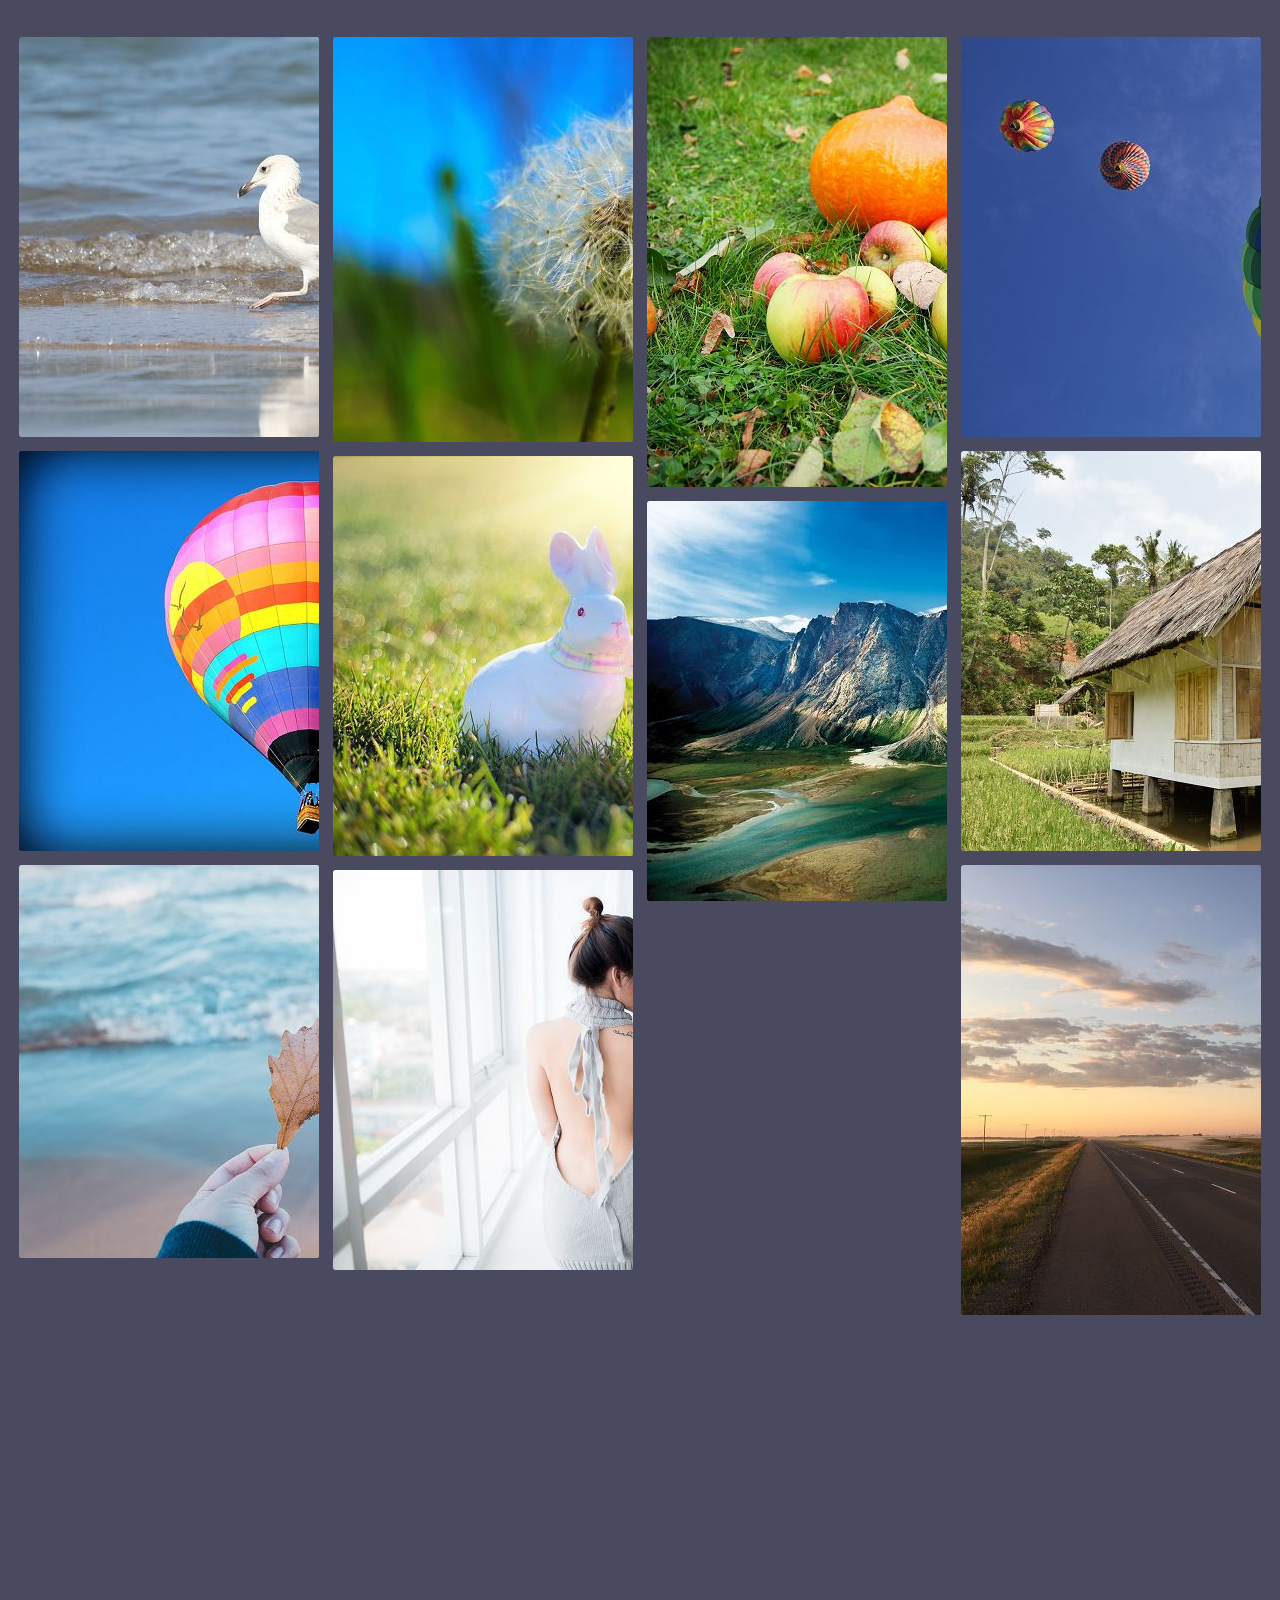
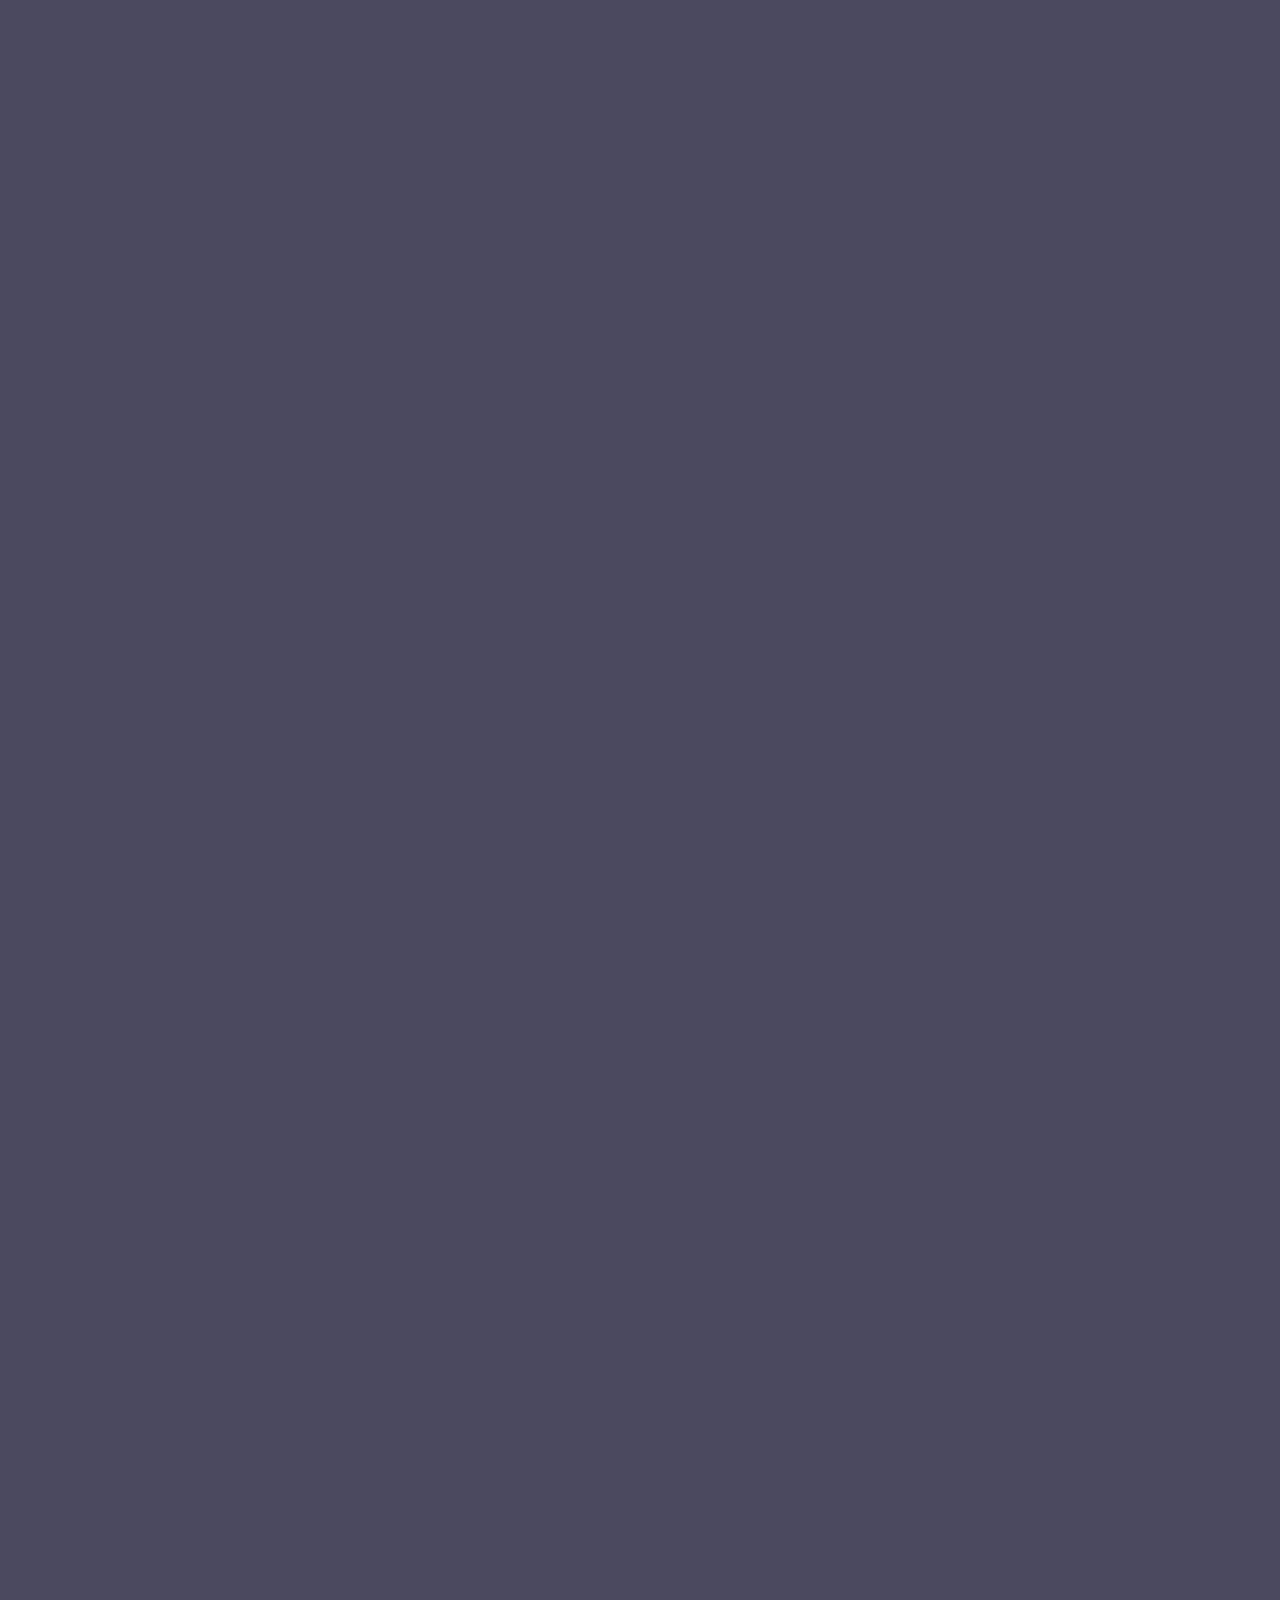
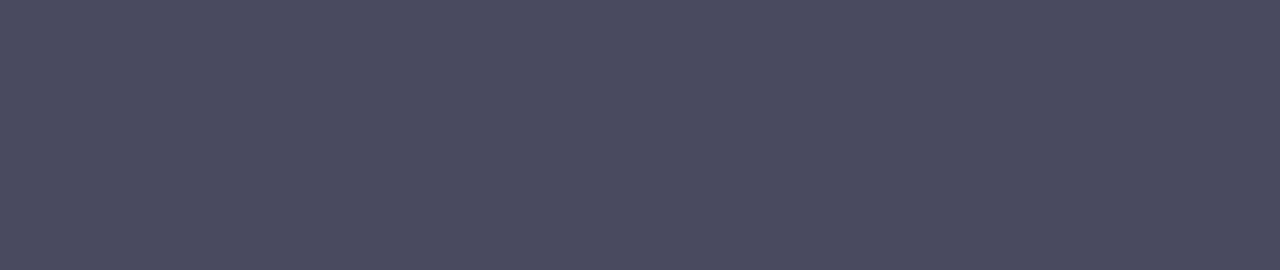
<file: index.html>
﻿<!DOCTYPE html>
<html lang="zh-cn">
<head>
<meta charset="UTF-8" />
<meta http-equiv="X-UA-Compatible" content="IE=edge">
<!-- <meta name="viewport" content="width=device-width, initial-scale=1"> -->
<meta name="viewport" content="width=device-width, initial-scale=1.0, maximum-scale=1.0, user-scalable=0">
<title>壁纸</title>

<link rel="stylesheet" type="text/css" href="css/style.css" />

</head>
<body>

<div class="container">
	<section class="grid-wrap">
		<ul class="grid swipe-down" id="grid">
			<li><a href="javascript:void(0);"><img src="./img/1.jpg" alt="img01"></a></li>
			<li><a href="javascript:void(0);"><img src="./img/2.jpg" alt="img02"></a></li>
			<li><a href="javascript:void(0);"><img src="./img/3.jpg" alt="img03"></a></li>
			<li><a href="javascript:void(0);"><img src="./img/4.jpg" alt="img04"></a></li>
			<li><a href="javascript:void(0);"><img src="./img/5.jpg" alt="img05"></a></li>
			<li><a href="javascript:void(0);"><img src="./img/6.jpg" alt="img06"></a></li>
			<li><a href="javascript:void(0);"><img src="./img/7.jpg" alt="img07"></a></li>
			<li><a href="javascript:void(0);"><img src="./img/8.jpg" alt="img08"></a></li>
			<li><a href="javascript:void(0);"><img src="./img/9.jpg" alt="img09"></a></li>
			<li><a href="javascript:void(0);"><img src="./img/10.jpg" alt="img10"></a></li>
			<li><a href="javascript:void(0);"><img src="./img/11.jpg" alt="img11"></a></li>
			<li><a href="javascript:void(0);"><img src="./img/12.jpg" alt="img12"></a></li>
			<li><a href="javascript:void(0);"><img src="./img/13.jpg" alt="img13"></a></li>
			<li><a href="javascript:void(0);"><img src="./img/14.jpg" alt="img14"></a></li>
			<li><a href="javascript:void(0);"><img src="./img/15.jpg" alt="img15"></a></li>
			<li><a href="javascript:void(0);"><img src="./img/16.jpg" alt="img16"></a></li>
			<li><a href="javascript:void(0);"><img src="./img/17.jpg" alt="img17"></a></li>
			<li><a href="javascript:void(0);"><img src="./img/3.jpg" alt="img03"></a></li>
			<li><a href="javascript:void(0);"><img src="./img/4.jpg" alt="img04"></a></li>
			<li><a href="javascript:void(0);"><img src="./img/5.jpg" alt="img05"></a></li>
			<li><a href="javascript:void(0);"><img src="./img/6.jpg" alt="img06"></a></li>
			<li><a href="javascript:void(0);"><img src="./img/7.jpg" alt="img07"></a></li>
			<li><a href="javascript:void(0);"><img src="./img/8.jpg" alt="img08"></a></li>
			<li><a href="javascript:void(0);"><img src="./img/9.jpg" alt="img09"></a></li>
			<li><a href="javascript:void(0);"><img src="./img/10.jpg" alt="img10"></a></li>
			<li><a href="javascript:void(0);"><img src="./img/11.jpg" alt="img11"></a></li>
			<li><a href="javascript:void(0);"><img src="./img/12.jpg" alt="img12"></a></li>
			<li><a href="javascript:void(0);"><img src="./img/13.jpg" alt="img13"></a></li>
			<li><a href="javascript:void(0);"><img src="./img/14.jpg" alt="img14"></a></li>
			<li><a href="javascript:void(0);"><img src="./img/15.jpg" alt="img15"></a></li>
			<li><a href="javascript:void(0);"><img src="./img/16.jpg" alt="img16"></a></li>
			<li><a href="javascript:void(0);"><img src="./img/17.jpg" alt="img17"></a></li>
		</ul>
	</section>
</div>

<div class="t_show">
    <div class="t_img"></div>
</div>

<div class="t_images"></div>

<script type="text/javascript" src="js/jquery.min.js"></script>
<script type="text/javascript" src="js/modernizr.js"></script>
<script type="text/javascript" src="js/index.js"></script>  
<script type="text/javascript" src="js/ceshi.js"></script>  
<script>
	$(function (){
        $('#grid').FlyZommImg({
            rollSpeed:200,//切换速度
            miscellaneous:true,//是否显示底部辅助按钮
            closeBtn:true,//是否打开右上角关闭按钮
            hideClass:'hide',//不需要显示预览的 class
            imgQuality:'thumb',//图片质量类型  thumb 缩略图  original 默认原图
            slitherCallback:function (direction,DOM) {//左滑动回调 两个参数 第一个动向 'left,firstClick,close' 第二个 当前操作DOM
//                   console.log(direction,DOM);
            }
        });
    });
</script>


</body>
</html>
</file>
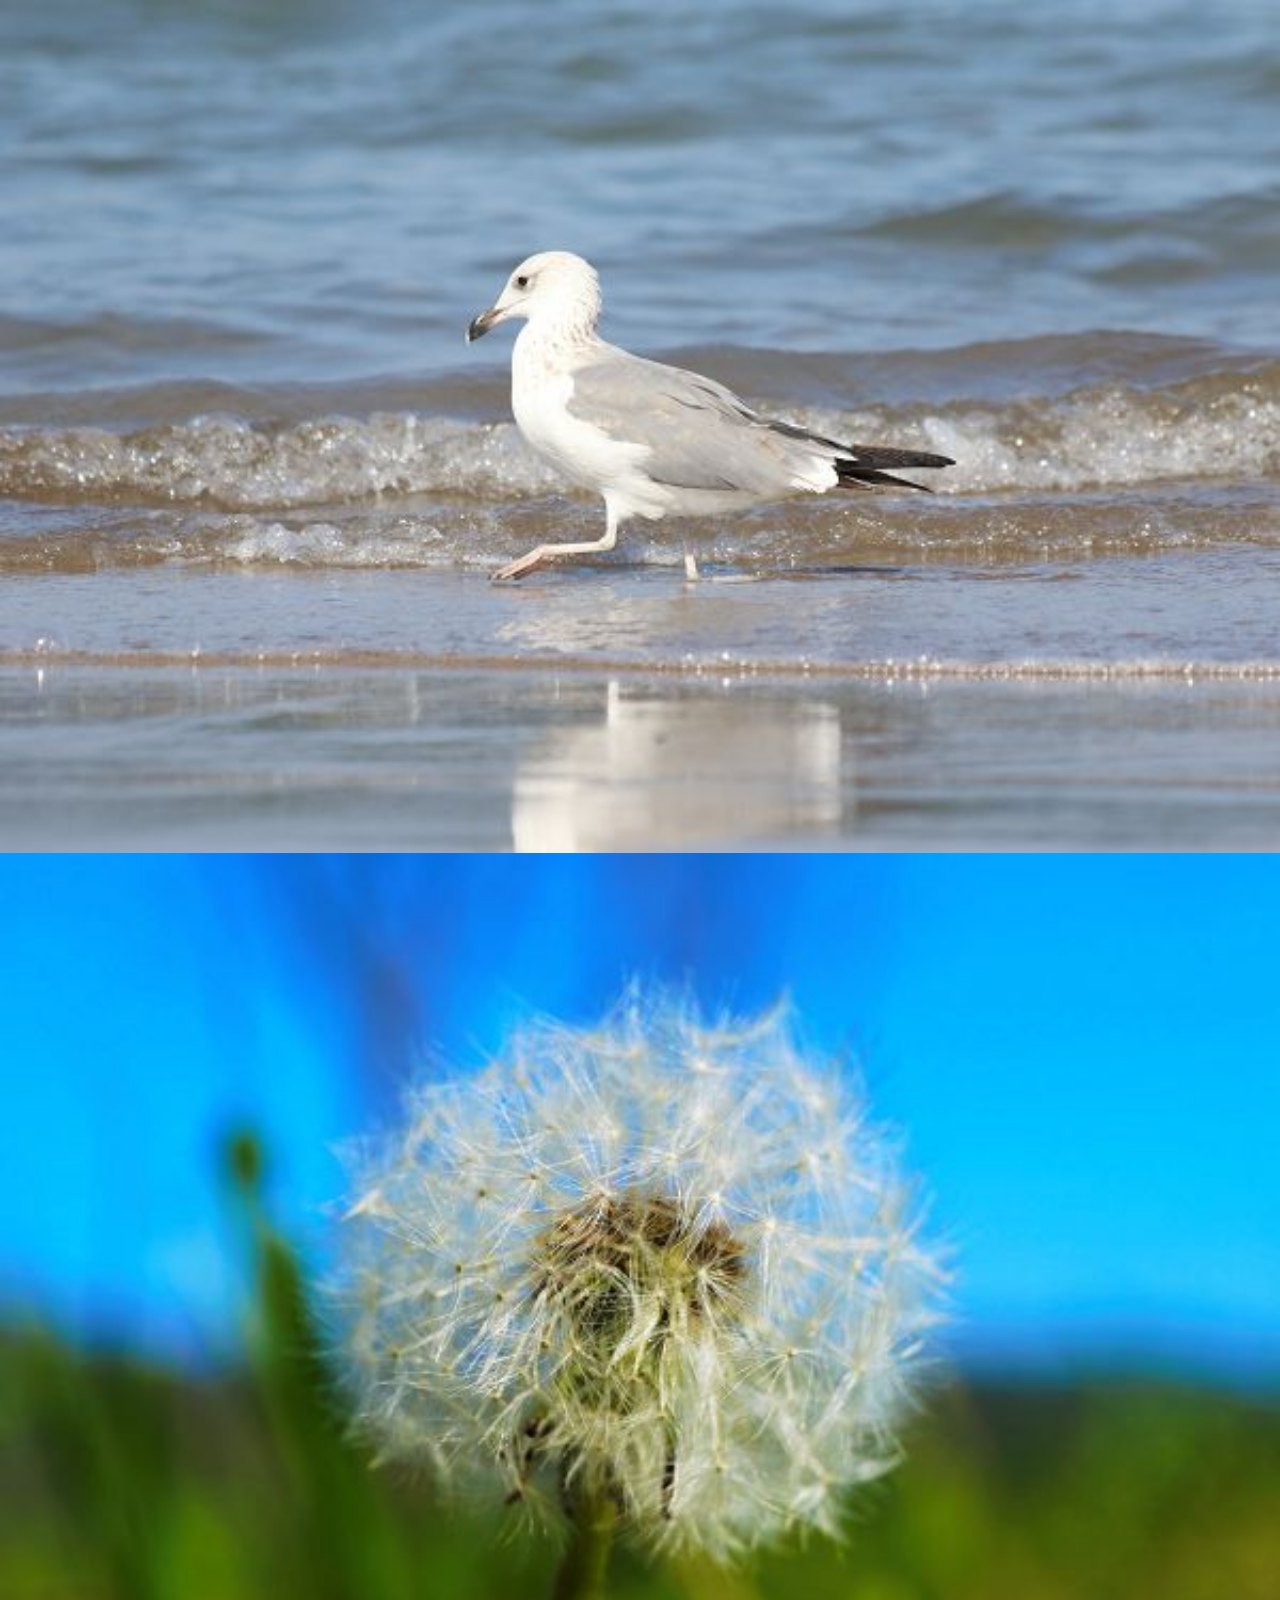
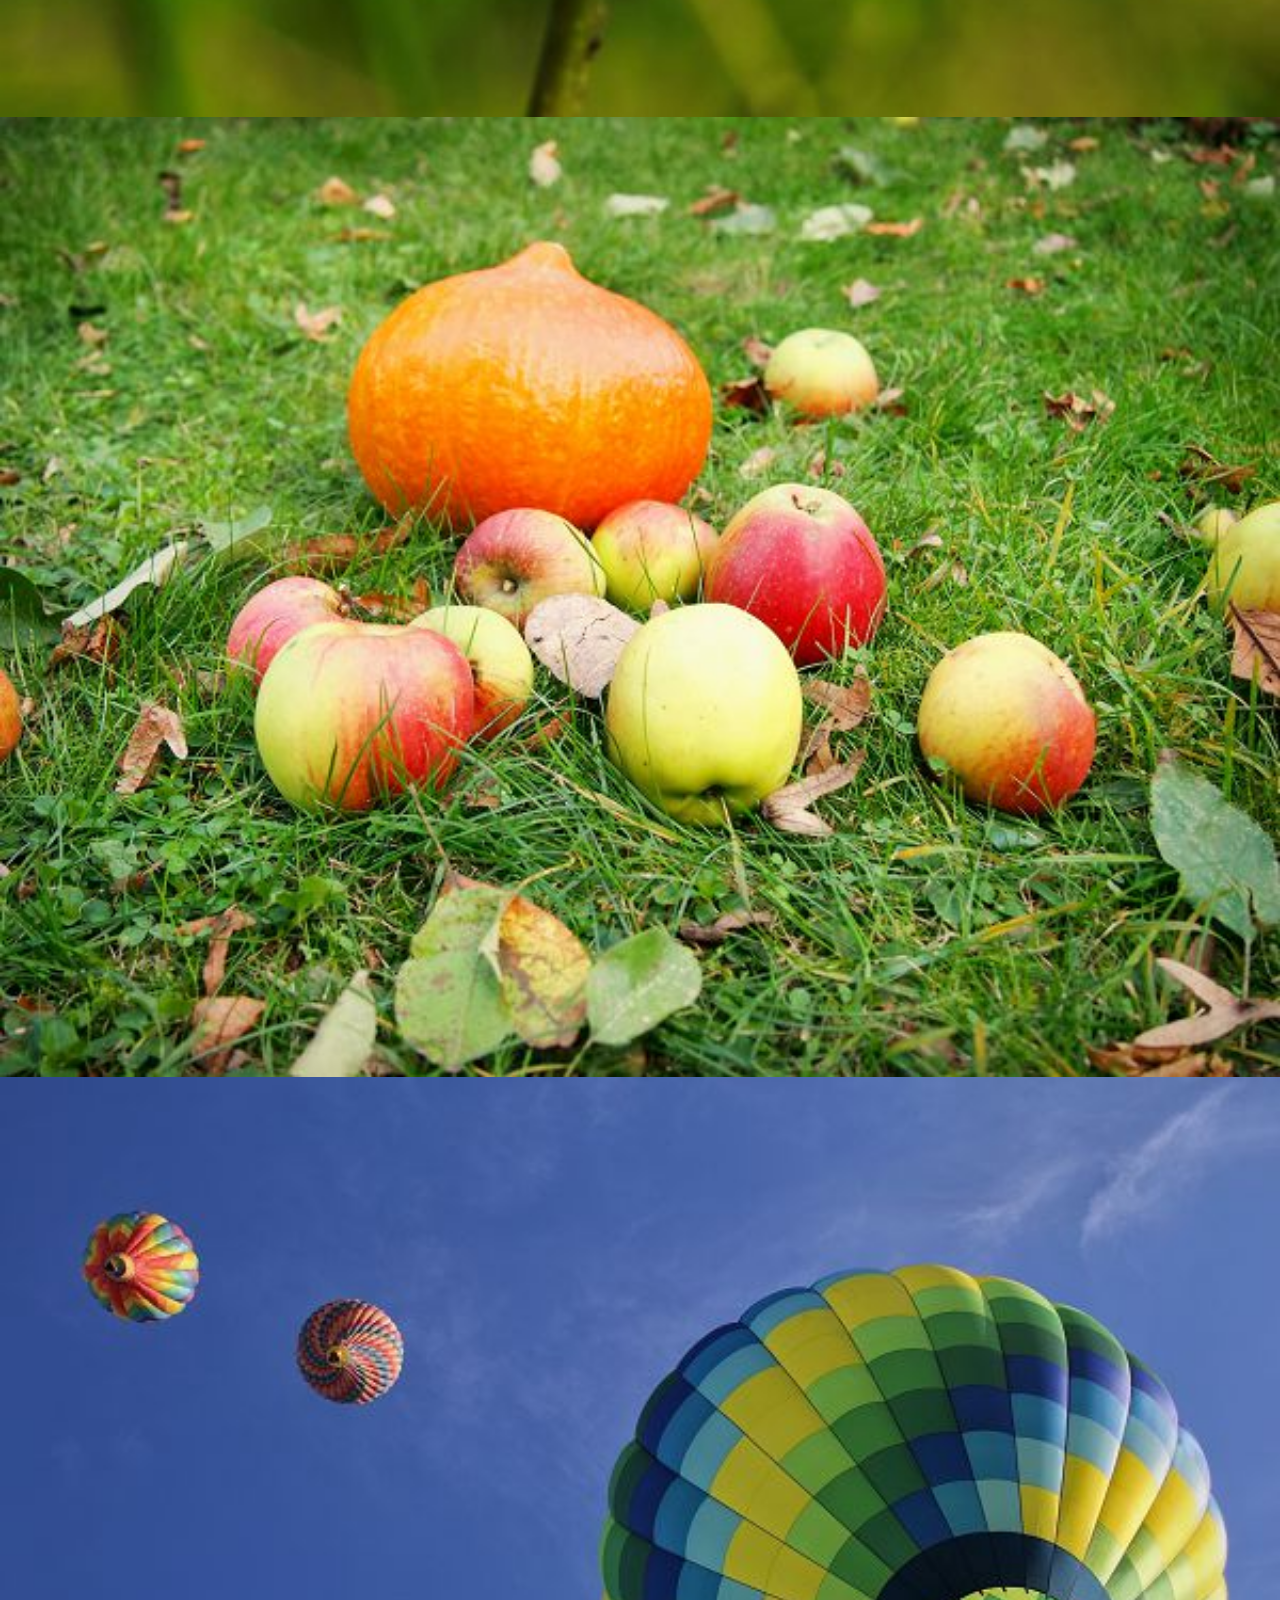
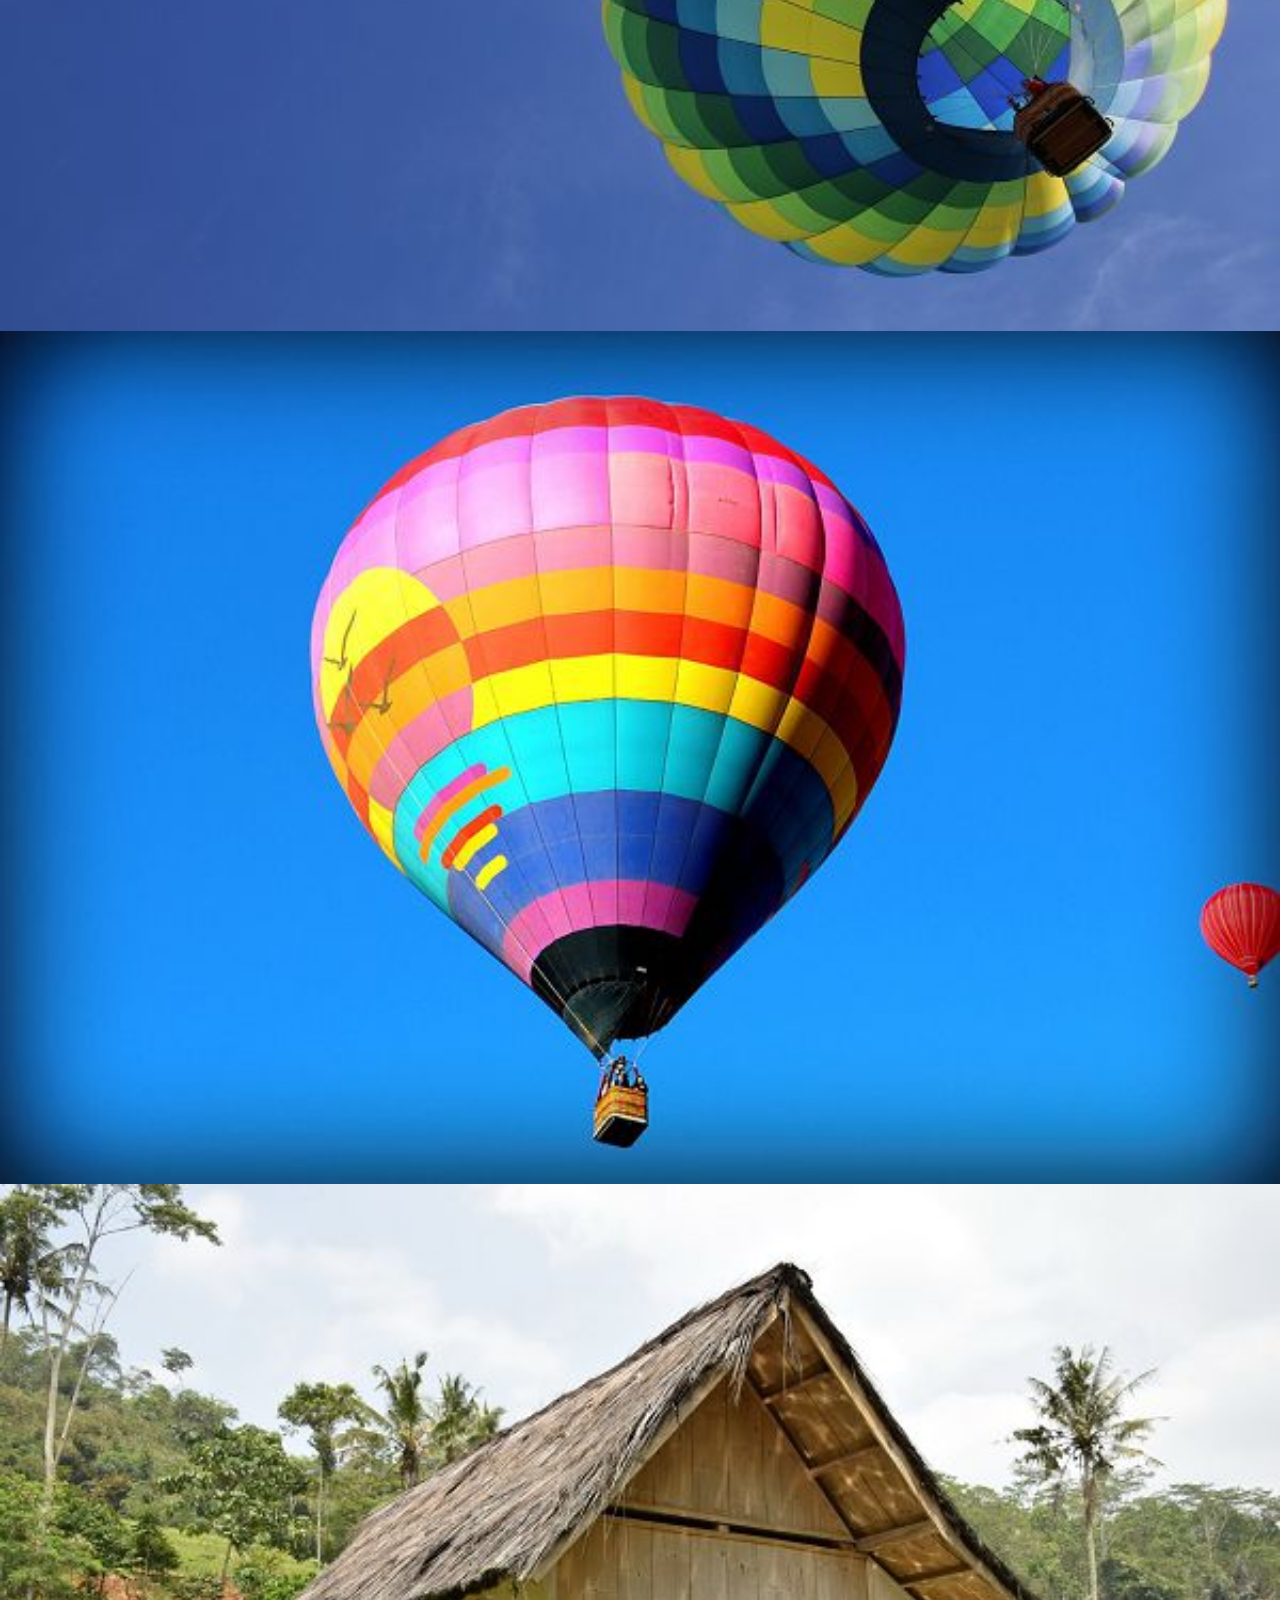
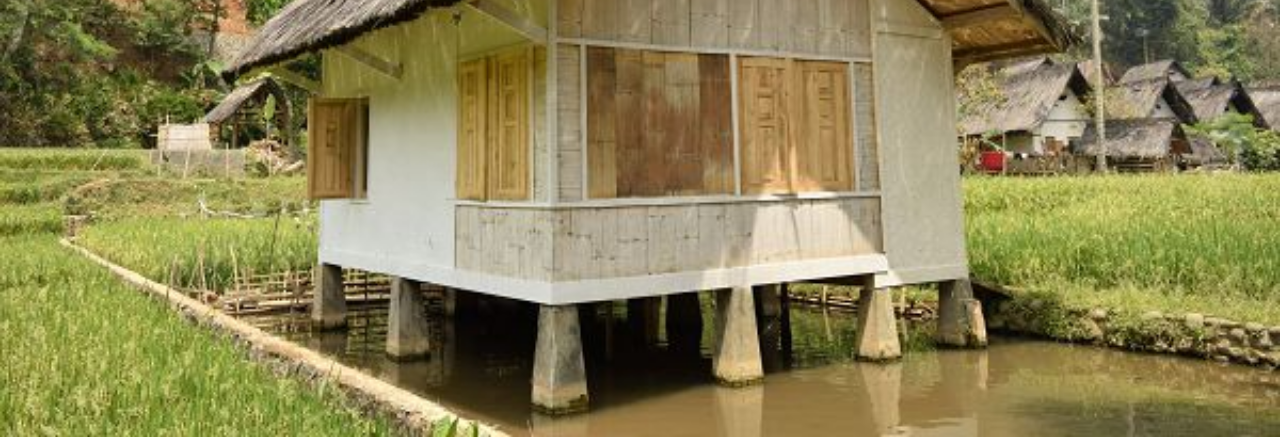
<file: ceshi.html>
<!DOCTYPE html>
<html lang="en">
<head>
<meta charset="UTF-8">
<title>简单预览示例</title>
<meta name="format-detection" content="telephone=no" />

<meta name="renderer" content="webkit">
<meta name="renderer" content="ie-stand">

<meta http-equiv="X-UA-Compatible" content="IE=edge,chrome=1,IE=9" />
<meta content="width=device-width, initial-scale=1.0, maximum-scale=1.0, user-scalable=0" name="viewport" />
<style>
        body{margin: 0;padding: 0}
        img{display: block;width: 100%;height: auto;}
    </style>
</head>
<body>
<div id="test">
<img src="./img/1.jpg">
<img src="./img/2.jpg">
<div>
<img src="./img/3.jpg">
<img src="./img/4.jpg">
</div>
<img src="./img/5.jpg">
<img class="hide" src="./img/6.jpg">
</div>
</body>
<script src="http://www.jq22.com/jquery/jquery-1.10.2.js"></script>
<script src="./js/ceshi.js"></script>
<script>
    /**
     *
     *  1.新增imgQuality 图片质量类型 以前一直用 原图大小 现在增加 thumb,original 保存现在缩略图大小和采用原图大小
     */

    $(function (){
        $('#test').FlyZommImg({
            rollSpeed:200,//切换速度
            miscellaneous:true,//是否显示底部辅助按钮
            closeBtn:true,//是否打开右上角关闭按钮
            hideClass:'hide',//不需要显示预览的 class
            imgQuality:'thumb',//图片质量类型  thumb 缩略图  original 默认原图
            slitherCallback:function (direction,DOM) {//左滑动回调 两个参数 第一个动向 'left,firstClick,close' 第二个 当前操作DOM
//                   console.log(direction,DOM);
            }
        });
    });

    /**
     *  问题解决思路:
     *  1.我的点击事件不是触发或者多个触发怎么办?
     *    保持原有绑定,给除img外的触发绑定点击事件,事件的里面执行该触发下面的$(img).trigger("click");
     *  2.我使用了轮播插件,无缝轮播多出几个dom,图片数量多出重复?
     *     你可以尝试,在执行我的插件之前,找出多出来的dom,找出来之后在该dom的img上面添加隐藏的class
     *     配合参数使用 hideClass:'hide',//不需要显示预览的 class
     *
     */


</script>
</html>
</file>
<file: css/style.css>
article,
aside,
details,
figcaption,
figure,
footer,
header,
hgroup,
main,
nav,
section,
summary {
    display: block
}

audio,
canvas,
video {
    display: inline-block
}

audio:not([controls]) {
    display: none;
    height: 0
}

[hidden] {
    display: none
}

html {
    font-family: sans-serif;
    -ms-text-size-adjust: 100%;
    -webkit-text-size-adjust: 100%
}

body {
    margin: 0
}

a:focus {
    outline: thin dotted
}

a:active,
a:hover {
    outline: 0
}

h1 {
    font-size: 2em;
    margin: .67em 0
}

abbr[title] {
    border-bottom: 1px dotted
}

b,
strong {
    font-weight: 700
}

dfn {
    font-style: italic
}

hr {
    -moz-box-sizing: content-box;
    box-sizing: content-box;
    height: 0
}

mark {
    background: #ff0;
    color: #000
}

code,
kbd,
pre,
samp {
    font-family: monospace, serif;
    font-size: 1em
}

pre {
    white-space: pre-wrap
}

q {
    quotes: "\201C" "\201D" "\2018" "\2019"
}

small {
    font-size: 80%
}

sub,
sup {
    font-size: 75%;
    line-height: 0;
    position: relative;
    vertical-align: baseline
}

sup {
    top: -.5em
}

sub {
    bottom: -.25em
}

img {
    border: 0
}

svg:not(:root) {
    overflow: hidden
}

figure {
    margin: 0
}

fieldset {
    border: 1px solid silver;
    margin: 0 2px;
    padding: .35em .625em .75em
}

legend {
    border: 0;
    padding: 0
}

button,
input,
select,
textarea {
    font-family: inherit;
    font-size: 100%;
    margin: 0
}

button,
input {
    line-height: normal
}

button,
select {
    text-transform: none
}

button,
html input[type=button],
input[type=reset],
input[type=submit] {
    -webkit-appearance: button;
    cursor: pointer
}

button[disabled],
html input[disabled] {
    cursor: default
}

input[type=checkbox],
input[type=radio] {
    box-sizing: border-box;
    padding: 0
}

input[type=search] {
    -webkit-appearance: textfield;
    -moz-box-sizing: content-box;
    -webkit-box-sizing: content-box;
    box-sizing: content-box
}

input[type=search]::-webkit-search-cancel-button,
input[type=search]::-webkit-search-decoration {
    -webkit-appearance: none
}

button::-moz-focus-inner,
input::-moz-focus-inner {
    border: 0;
    padding: 0
}

textarea {
    overflow: auto;
    vertical-align: top
}

table {
    border-collapse: collapse;
    border-spacing: 0
}
*,
*:after,
*:before {
    -webkit-box-sizing: border-box;
    -moz-box-sizing: border-box;
    box-sizing: border-box
}

.clearfix:before,
.clearfix:after {
    content: '';
    display: table
}

.clearfix:after {
    clear: both
}

body {
    background: #d3eee2;
    color: #2e3444;
    font-size: 100%;
    line-height: 1.25;
    font-family: lato, sans-serif;
    font-weight: 300
}

a {
    color: #ff2a48;
    text-decoration: none;
    outline: 0
}

a:hover,
a:focus {
    color: #2e3444
}

section {
    padding: 1em;
    text-align: center
}

body {
    width: 100%;
    background: #494A5F;
    background-size: 100% 100%;
    min-width: max-content;
    background-position: center;
    background-repeat: no-repeat;
    background-attachment: fixed;
}

.t_show{
    width: 100%;
    height: 100%;
    position: fixed;
    background: rgba(0,0,0,0.6);
    top: 0;
    z-index: 100;
    cursor: pointer;
}
.t_img,.t_images{
    width: 1200px;
    height: 760px;
    position: absolute;
    top: 0;
    right: 0;
    left: 0;
    bottom: 0;
    margin: auto;
    z-index: 200;
}
.t_images{
    z-index: 300;
}
#grid li:hover a img{
     transition: all ease 1s;
     transform:scale(1.4);
}

.grid-wrap {
    clear: both;
    margin: 0 auto;
    padding: 0;
    max-width: 1260px
}

.grid {
    margin: 30px auto;
    padding: 0;
    list-style: none;
    min-height: 500px
}

.js .grid {
    background: url(../img/loading.gif) no-repeat 50% 100px
}

.js .grid.loaded {
    background: 0 0
}

.grid li {
    display: inline-block;
    overflow: hidden;
    width: 314px;
    text-align: left;
    vertical-align: top
}

.js .grid li {
    display: none;
    float: left
}

.js .grid.loaded li {
    display: block
}

.title-box h2 {
    display: block;
    margin: 7px;
    padding: 20px;
    background: #2e3444;
    color: #d3eee2;
    text-transform: uppercase;
    letter-spacing: 1px;
    font-weight: 300
}

.title-box h2 a {
    display: block;
    font-weight: 900
}

.title-box h2 a:hover {
    color: #d3eee2
}

.grid li>a,
.grid li img {
    border-radius: 2px;
    display: block;
    outline: 0;
    border: 0
}

.grid li>a {
    position: relative;
    overflow: hidden;
    margin: 7px
}

.grid .curtain {
    position: absolute;
    top: 0;
    left: 0;
    z-index: 100;
    width: 100%;
    height: 100%;
    background: #333
}

.grid.swipe-right .curtain {
    -webkit-transform: translate3d(-100%, 0, 0);
    transform: translate3d(-100%, 0, 0)
}

.grid.swipe-down .curtain {
    -webkit-transform: translate3d(0, -100%, 0);
    transform: translate3d(0, -100%, 0)
}

.grid.swipe-rotate .curtain {
    width: 200%;
    height: 200%;
    -webkit-transform: rotate3d(0, 0, 1, 90deg);
    transform: rotate3d(0, 0, 1, 90deg);
    -webkit-transform-origin: top left;
    transform-origin: top left
}

.grid .curtain::after {
    position: absolute;
    top: 0;
    left: 0;
    width: 100%;
    height: 100%;
    background: #000;
    content: ''
}

.grid.swipe-right .curtain::after,
.grid.swipe-rotate .curtain::after {
    left: -100%
}

.grid.swipe-down .curtain::after {
    top: -100%
}

.grid li h3 {
    position: absolute;
    bottom: 0;
    left: 0;
    margin: 0;
    padding: 20px;
    width: 100%;
    background: #2e3444;
    color: #d3eee2;
    text-align: right;
    text-transform: uppercase;
    letter-spacing: 1px;
    font-weight: 800;
    font-size: 1em;
    -webkit-transition: -webkit-transform .2s, color .2s;
    transition: transform .2s, color .2s
}

.grid li>a::before {
    position: absolute;
    top: 0;
    left: 0;
    width: 100.5%;
    height: 100.5%;
    border: 0;
    background: transparent;
    content: '';
    -webkit-transition: border-width .2s, border-color .2s;
    transition: border-width .2s, border-color .2s
}

.grid li.shown:hover h3 {
    color: #fff;
    -webkit-transform: translate3d(0, -30px, 0);
    transform: translate3d(0, -30px, 0)
}

.grid li.shown:hover>a::before {
    border-width: 14px;
    border-color: #2e3444
}

.grid.swipe-right li.animate .curtain {
    -webkit-animation: swipeRight 1.5s cubic-bezier(.6, 0, .4, 1) forwards;
    animation: swipeRight 1.5s cubic-bezier(.6, 0, .4, 1) forwards
}

@-webkit-keyframes swipeRight {
    0% {}
    50%,
    60% {
        -webkit-transform: translate3d(0, 0, 0)
    }
    100% {
        -webkit-transform: translate3d(100%, 0, 0)
    }
}

@keyframes swipeRight {
    0% {}
    50%,
    60% {
        -webkit-transform: translate3d(0, 0, 0);
        transform: translate(0)
    }
    100% {
        -webkit-transform: translate3d(100%, 0, 0);
        transform: translate3d(100%, 0, 0)
    }
}

.grid.swipe-down li.animate .curtain {
    -webkit-animation: swipeDown 1.5s cubic-bezier(.6, 0, .4, 1) forwards;
    animation: swipeDown 1.5s cubic-bezier(.6, 0, .4, 1) forwards
}

@-webkit-keyframes swipeDown {
    0% {}
    50%,
    60% {
        -webkit-transform: translate3d(0, 0, 0)
    }
    100% {
        -webkit-transform: translate3d(0, 100%, 0)
    }
}

@keyframes swipeDown {
    0% {}
    50%,
    60% {
        -webkit-transform: translate(0);
        transform: translate(0)
    }
    100% {
        transform: translate3d(0, 100%, 0);
        transform: translate3d(0, 100%, 0)
    }
}

.grid.swipe-rotate li.animate .curtain {
    -webkit-animation: swipeRotate 1.5s ease forwards;
    animation: swipeRotate 1.5s ease forwards
}

@-webkit-keyframes swipeRotate {
    0% {}
    50%,
    60% {
        -webkit-transform: rotate3d(0, 0, 1, 0deg)
    }
    100% {
        -webkit-transform: rotate3d(0, 0, 1, -90deg)
    }
}

@keyframes swipeRotate {
    0% {}
    50%,
    60% {
        -webkit-transform: rotate3d(0, 0, 1, 0deg);
        transform: rotate3d(0, 0, 1, 0deg)
    }
    100% {
        -webkit-transform: rotate3d(0, 0, 1, -90deg);
        transform: rotate3d(0, 0, 1, -90deg)
    }
}

.grid li.animate .curtain::after {
    -webkit-animation: fadeOut 1.5s ease forwards;
    animation: fadeOut 1.5s ease forwards;
    -webkit-animation-delay: inherit;
    animation-delay: inherit
}

@-webkit-keyframes fadeOut {
    0% {}
    50%,
    60% {
        opacity: 1
    }
    100% {
        opacity: 0
    }
}

@keyframes fadeOut {
    0% {}
    50%,
    60% {
        opacity: 1
    }
    100% {
        opacity: 0
    }
}

.js .grid li img,
.js .grid li h3 {
    visibility: hidden
}

.grid li.animate img,
.grid li.animate h3 {
    -webkit-animation: showMe 1.5s step-end forwards;
    animation: showMe 1.5s step-end forwards
}

@-webkit-keyframes showMe {
    from {
        visibility: hidden
    }
    60%,
    100% {
        visibility: visible
    }
}

@keyframes showMe {
    from {
        visibility: hidden
    }
    60%,
    100% {
        visibility: visible
    }
}

.grid li.shown img,
.grid li.shown h3 {
    visibility: visible
}

owMe {
    from {
        visibility: hidden
    }
    60%,
    100% {
        visibility: visible
    }
}

.grid li.shown img,
.grid li.shown h3 {
    visibility: visible
}
</file>
